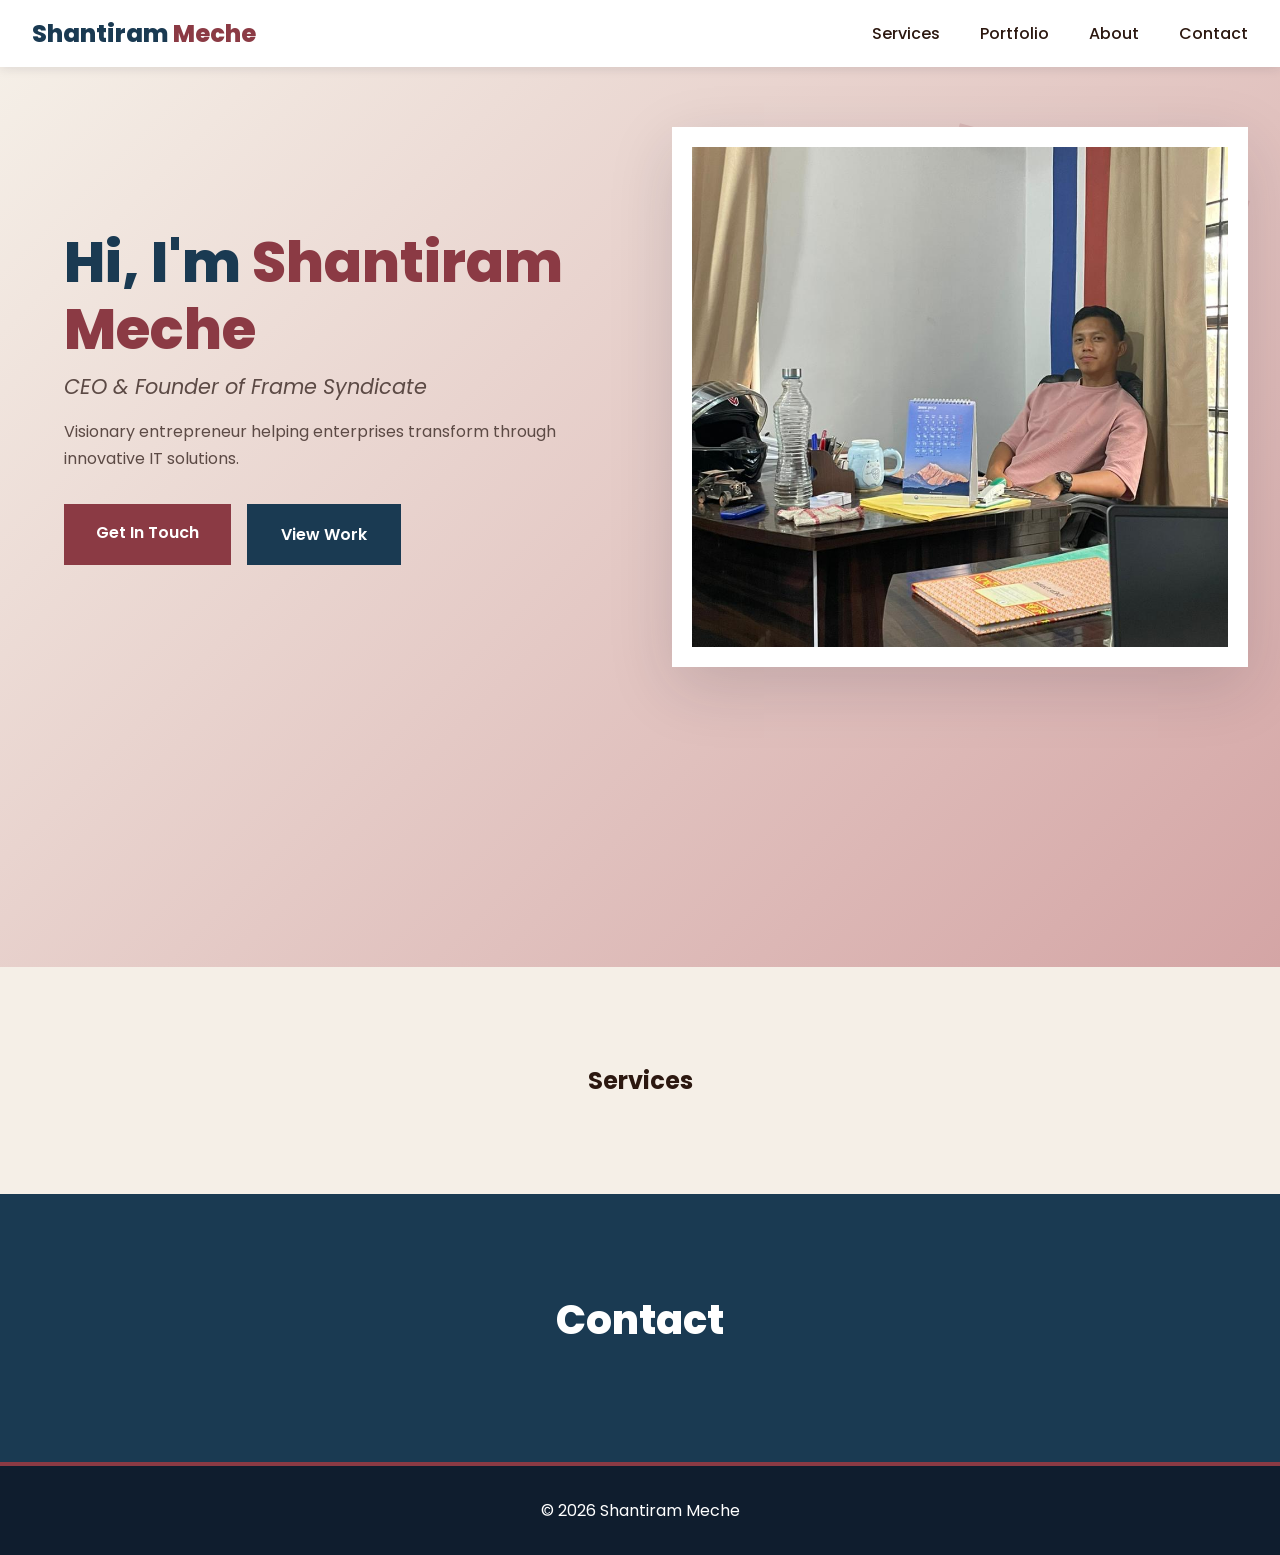
<file: index.html>
<!DOCTYPE html>
<html lang="en">
<head>
    <meta charset="UTF-8">
    <meta name="viewport" content="width=device-width, initial-scale=1.0, viewport-fit=contain">
    <title>Shantiram Meche | CEO & Founder - Frame Syndicate</title>

    <!-- PWA -->
    <link rel="manifest" href="./manifest.json">
    <meta name="theme-color" content="#ffcc00">
    <link rel="apple-touch-icon" href="./me.jpeg">
    <meta name="apple-mobile-web-app-capable" content="yes">

    <!-- SEO -->
    <link rel="icon" href="./me.jpeg" type="image/jpeg">
    <link rel="canonical" href="https://shantirammeche2219bit-netizen.github.io/shantiram_meche/">
    <meta name="description" content="Shantiram Meche - CEO & Founder of Frame Syndicate.">

    <!-- Fonts & Icons -->
    <link rel="preconnect" href="https://fonts.googleapis.com">
    <link rel="preconnect" href="https://fonts.gstatic.com" crossorigin>
    <link href="https://fonts.googleapis.com/css2?family=Poppins:wght@300;400;500;600;700;800&display=swap" rel="stylesheet">
    <link rel="stylesheet" href="https://cdnjs.cloudflare.com/ajax/libs/font-awesome/6.4.0/css/all.min.css">

    <!-- CSS -->
    <link rel="stylesheet" href="./style.css">
</head>

<body>

<header>
    <nav>
        <a href="#" class="logo">Shantiram <span class="logo-yellow">Meche</span></a>
        <ul class="nav-links">
            <li><a href="#services" class="nav-link">Services</a></li>
            <li><a href="./portfolio.html" class="nav-link">Portfolio</a></li>
            <li><a href="./about.html" class="nav-link">About</a></li>
            <li><a href="#contact" class="nav-link">Contact</a></li>
        </ul>
        <div class="hamburger">
            <span></span>
            <span></span>
            <span></span>
        </div>
    </nav>
</header>

<section class="hero">
    <div class="hero-container">
        <div class="hero-content">
            <h1>Hi, I'm <span class="highlight">Shantiram Meche</span></h1>
            <p class="hero-subtitle">CEO & Founder of Frame Syndicate</p>
            <p class="hero-description">
                Visionary entrepreneur helping enterprises transform through innovative IT solutions.
            </p>

            <div class="cta-buttons">
                <a href="#contact" class="btn btn-primary">Get In Touch</a>
                <a href="./portfolio.html" class="btn btn-secondary">View Work</a>
            </div>

            <!-- 🔥 INSTALL BUTTON -->
            <button id="installBtn" style="margin-top:20px; display:none; padding:10px 20px; cursor:pointer;">
                Install App
            </button>
        </div>

        <div class="hero-image-box">
            <div class="image-frame">
                <img src="./me.jpeg" alt="Shantiram Meche">
            </div>
        </div>
    </div>
</section>

<section class="services" id="services">
    <h2 style="text-align:center;">Services</h2>
</section>

<section class="contact" id="contact">
    <h2 style="text-align:center;">Contact</h2>
</section>

<footer>
    <p>&copy; 2026 Shantiram Meche</p>
</footer>

<script>
// Mobile menu
const hamburger = document.querySelector('.hamburger');
const navLinks = document.querySelector('.nav-links');

if (hamburger) {
    hamburger.addEventListener('click', () => {
        hamburger.classList.toggle('active');
        navLinks.classList.toggle('active');
    });
}

if ("serviceWorker" in navigator) {
    window.addEventListener("load", () => {
        navigator.serviceWorker.register("./service-worker.js")
            .then(reg => console.log("Service-worker Registered"))
            .catch(err => console.log("Service-worker Error:", err));
    });
}
// 🔥 INSTALL BUTTON LOGIC
let deferredPrompt;
const installBtn = document.getElementById("installBtn");

window.addEventListener("beforeinstallprompt", (e) => {
    e.preventDefault();
    deferredPrompt = e;
    installBtn.style.display = "block";
});

installBtn.addEventListener("click", () => {
    if (deferredPrompt) {
        deferredPrompt.prompt();
    }
});

// iOS fallback
const isIOS = /iphone|ipad|ipod/.test(navigator.userAgent.toLowerCase());
const isStandalone = window.matchMedia('(display-mode: standalone)').matches;

if (isIOS && !isStandalone) {
    alert("To install: Tap Share → Add to Home Screen");
}
</script>

</body>
</html>
</file>
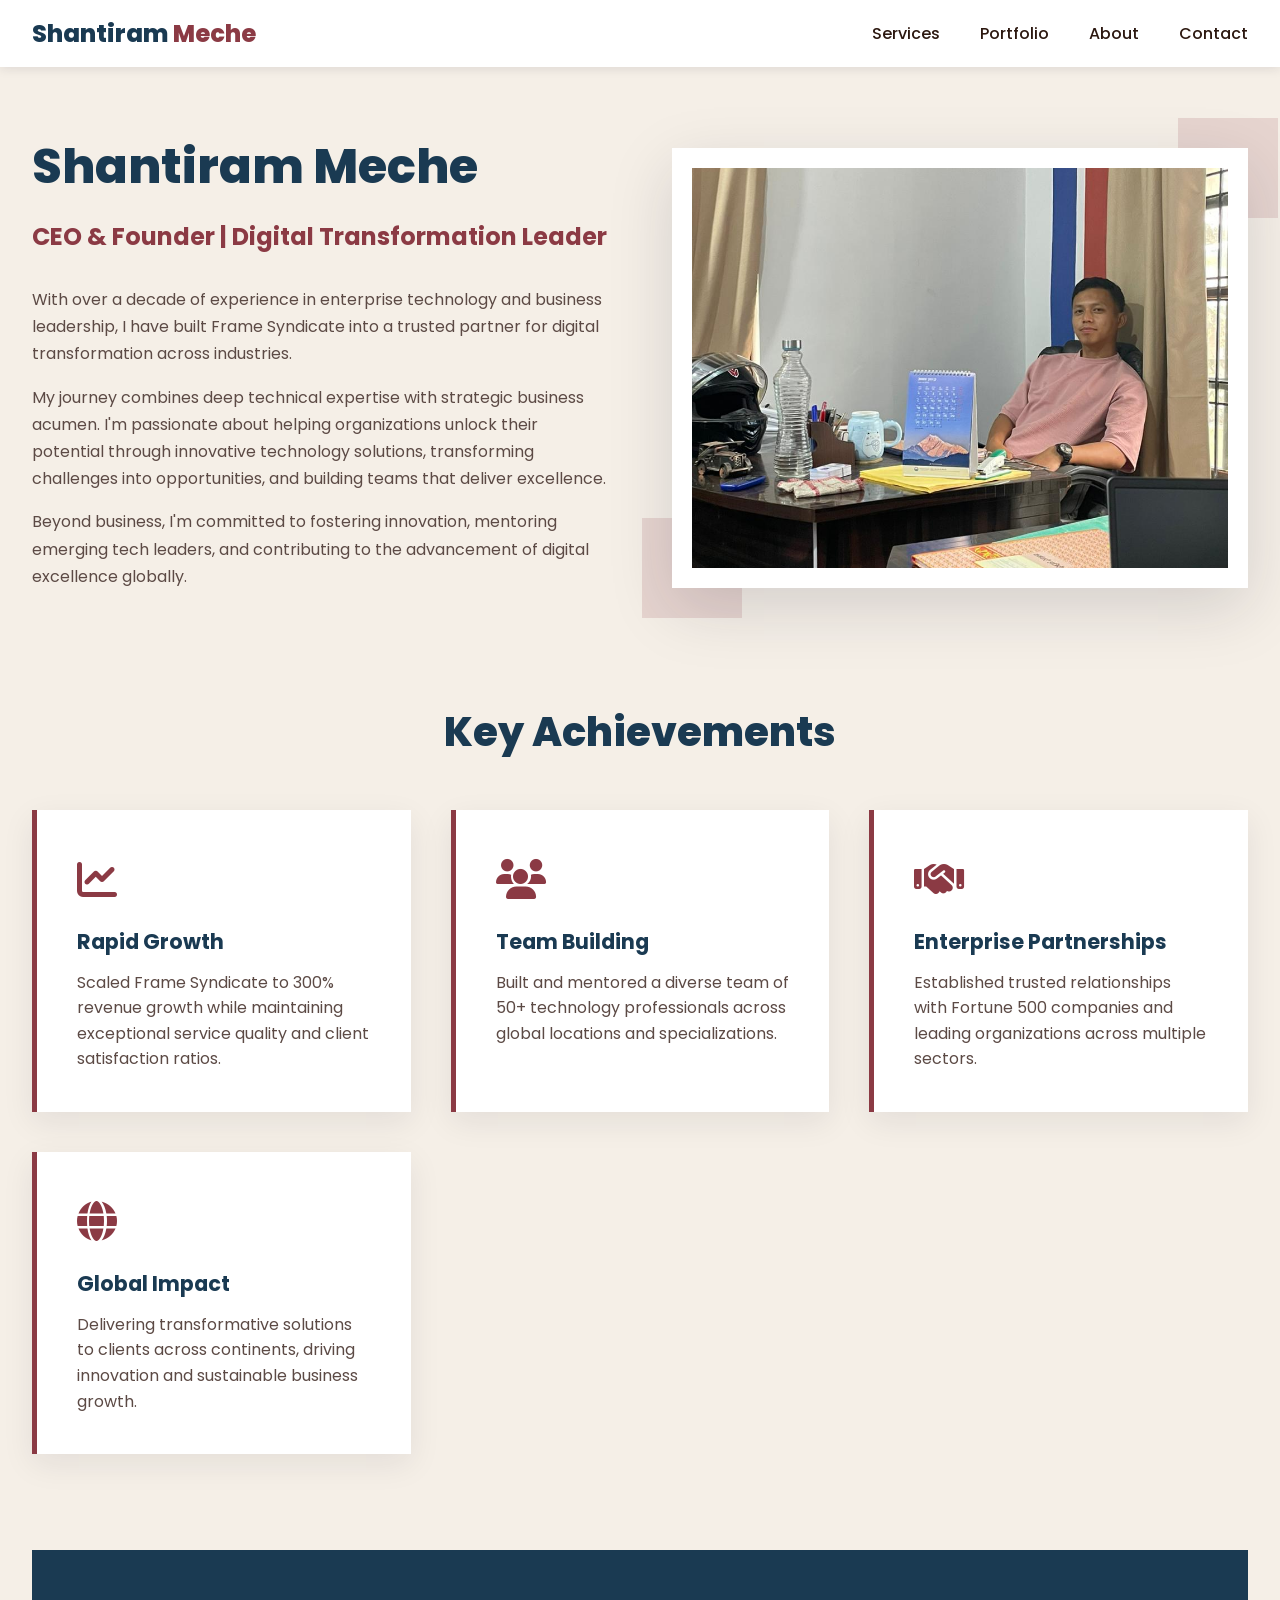
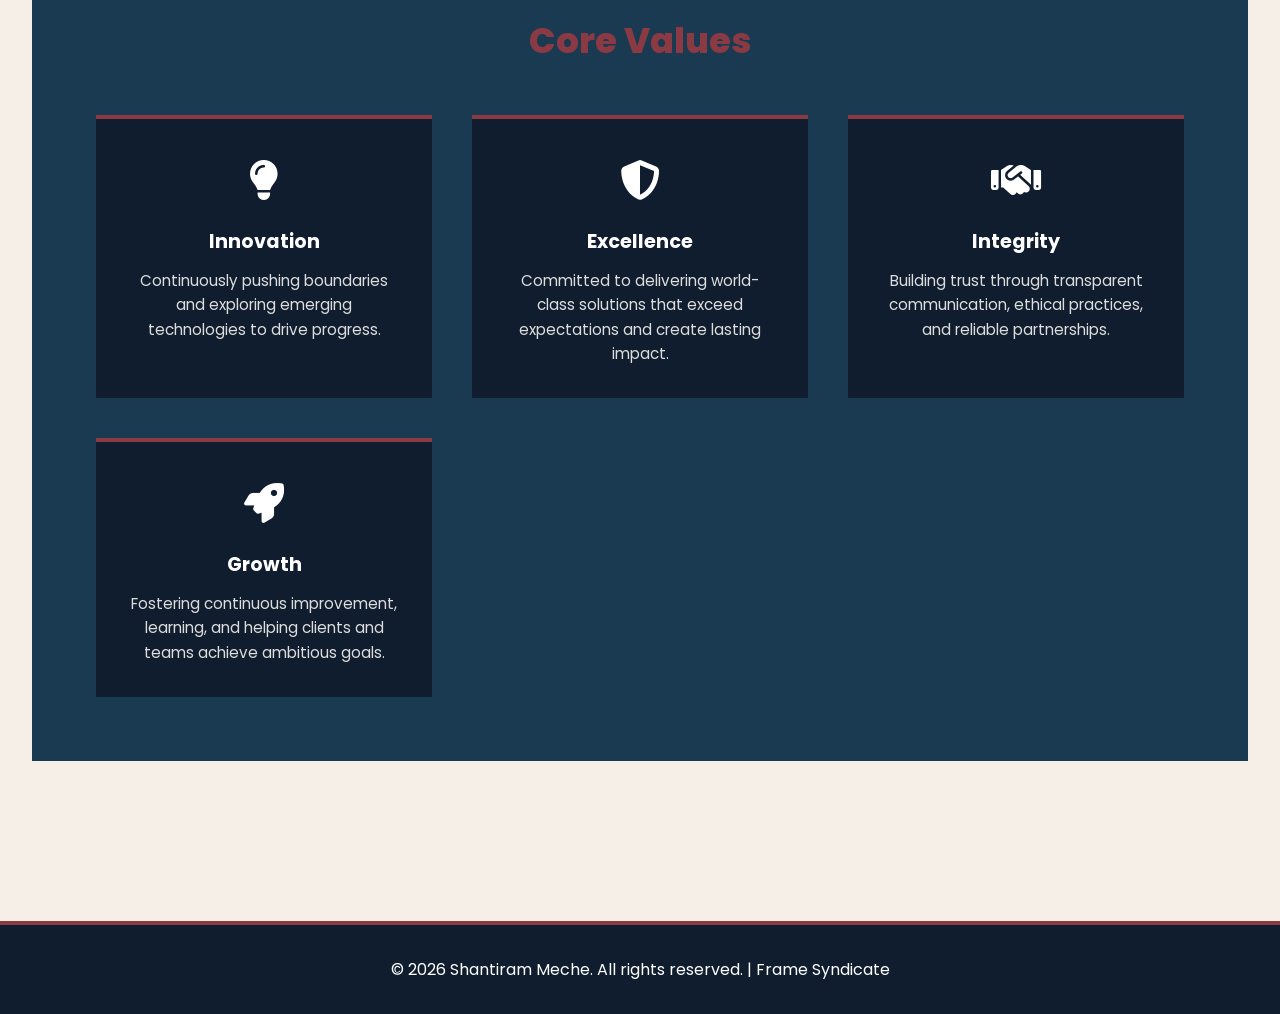
<file: about.html>
<!DOCTYPE html>
<html lang="en">
<head>
    <meta charset="UTF-8">
    <meta name="viewport" content="width=device-width, initial-scale=1.0">
    <title>About Shantiram Meche | Frame Syndicate CEO</title>
    <link rel="icon" href="me.jpeg" type="image/jpeg">
    <meta name="theme-color" content="#1A3A52">
    <meta name="description" content="Meet Shantiram Meche - CEO, entrepreneur, and digital transformation leader">
    <link rel="preconnect" href="https://fonts.googleapis.com">
    <link rel="preconnect" href="https://fonts.gstatic.com" crossorigin>
    <link href="https://fonts.googleapis.com/css2?family=Poppins:wght@300;400;500;600;700;800&display=swap" rel="stylesheet">
    <link rel="stylesheet" href="https://cdnjs.cloudflare.com/ajax/libs/font-awesome/6.4.0/css/all.min.css">
    <style>
        * {
            margin: 0;
            padding: 0;
            box-sizing: border-box;
        }

        :root {
            --navy: #1A3A52;
            --dark-navy: #0F1D2E;
            --maroon: #8B3A44;
            --pink: #D4A5A5;
            --light-bg: #F5EFE7;
            --white: #FFFFFF;
            --text-dark: #2C1810;
            --text-gray: #5C4A45;
        }

        body {
            font-family: 'Poppins', sans-serif;
            background-color: var(--light-bg);
            color: var(--text-dark);
        }

        header {
            background: var(--white);
            box-shadow: 0 2px 10px rgba(26, 26, 46, 0.1);
            position: sticky;
            top: 0;
            z-index: 1000;
        }

        nav {
            max-width: 1400px;
            margin: 0 auto;
            padding: 1rem 2rem;
            display: flex;
            justify-content: space-between;
            align-items: center;
        }

        .logo {
            font-size: 1.5rem;
            font-weight: 800;
            color: var(--navy);
            text-decoration: none;
        }

        .logo-yellow {
            color: var(--maroon);
        }

        .nav-links {
            display: flex;
            list-style: none;
            gap: 2.5rem;
        }

        .nav-link {
            text-decoration: none;
            color: var(--text-dark);
            font-weight: 500;
            transition: color 0.3s;
        }

        .nav-link:hover {
            color: var(--maroon);
        }

        /* Hamburger for mobile */
        .hamburger {
            display: none;
            flex-direction: column;
            cursor: pointer;
            gap: 5px;
        }

        .hamburger span {
            width: 25px;
            height: 3px;
            background: var(--navy);
            border-radius: 2px;
            transition: all 0.3s;
        }

        /* Hamburger active state */
        .hamburger.active span:nth-child(1) {
            transform: rotate(45deg) translate(8px, 8px);
        }

        .hamburger.active span:nth-child(2) {
            opacity: 0;
        }

        .hamburger.active span:nth-child(3) {
            transform: rotate(-45deg) translate(7px, -7px);
        }

        main {
            max-width: 1400px;
            margin: 0 auto;
            padding: 4rem 2rem;
        }

        .about-hero {
            display: grid;
            grid-template-columns: 1fr 1fr;
            gap: 4rem;
            align-items: center;
            margin-bottom: 6rem;
        }

        .about-hero h1 {
            font-size: 3rem;
            font-weight: 800;
            color: var(--navy);
            margin-bottom: 1rem;
        }

        .about-hero h2 {
            font-size: 1.5rem;
            color: var(--maroon);
            margin-bottom: 2rem;
        }

        .about-hero p {
            line-height: 1.7;
            color: var(--text-gray);
            margin-bottom: 1rem;
        }

        .about-image {
            position: relative;
            background: var(--white);
            padding: 20px;
            box-shadow: 0 20px 60px rgba(26, 26, 46, 0.15);
        }

        .about-image img {
            width: 100%;
            display: block;
            object-fit: cover;
            height: 400px;
        }

        .image-accent {
            position: absolute;
            background: var(--maroon);
            opacity: 0.15;
            z-index: -1;
        }

        .image-accent-1 {
            top: -30px;
            right: -30px;
            width: 100px;
            height: 100px;
        }

        .image-accent-2 {
            bottom: -30px;
            left: -30px;
            width: 100px;
            height: 100px;
        }

        .section-title {
            font-size: 2.5rem;
            font-weight: 800;
            color: var(--navy);
            margin-bottom: 3rem;
            text-align: center;
        }

        .achievements {
            display: grid;
            grid-template-columns: repeat(auto-fit, minmax(280px, 1fr));
            gap: 2.5rem;
            margin-bottom: 6rem;
        }

        .achievement-card {
            background: var(--white);
            padding: 2.5rem;
            border-left: 5px solid var(--maroon);
            box-shadow: 0 10px 30px rgba(26, 26, 46, 0.08);
            transition: all 0.3s;
        }

        .achievement-card:hover {
            transform: translateY(-8px);
            box-shadow: 0 20px 50px rgba(26, 26, 46, 0.15);
        }

        .achievement-icon {
            font-size: 2.5rem;
            color: var(--maroon);
            margin-bottom: 1rem;
        }

        .achievement-card h3 {
            font-size: 1.3rem;
            color: var(--navy);
            margin-bottom: 0.8rem;
        }

        .achievement-card p {
            color: var(--text-gray);
            line-height: 1.6;
        }

        .values {
            background: var(--navy);
            color: var(--white);
            padding: 4rem;
            margin-bottom: 6rem;
        }

        .values h2 {
            font-size: 2.2rem;
            font-weight: 800;
            margin-bottom: 3rem;
            text-align: center;
            color: var(--maroon);
        }

        .values-grid {
            display: grid;
            grid-template-columns: repeat(auto-fit, minmax(250px, 1fr));
            gap: 2.5rem;
        }

        .value-card {
            background: var(--dark-navy);
            padding: 2rem;
            border-top: 4px solid var(--maroon);
            text-align: center;
            transition: all 0.3s;
        }

        .value-card:hover {
            transform: translateY(-8px);
        }

        .value-icon {
            font-size: 2.5rem;
            margin-bottom: 1rem;
        }

        .value-card h3 {
            font-size: 1.2rem;
            margin-bottom: 0.8rem;
        }

        .value-card p {
            color: #ddd;
            line-height: 1.6;
            font-size: 0.95rem;
        }

        footer {
            background: var(--dark-navy);
            color: var(--white);
            padding: 2rem;
            text-align: center;
            border-top: 4px solid var(--maroon);
        }

        @media (max-width: 768px) {
            .about-hero {
                grid-template-columns: 1fr;
            }

            .about-hero h1 {
                font-size: 2rem;
            }

            .achievements {
                grid-template-columns: 1fr;
            }

            .values-grid {
                grid-template-columns: 1fr;
            }

            .nav-links {
                position: absolute;
                top: 100%;
                left: 0;
                right: 0;
                background: var(--white);
                flex-direction: column;
                gap: 0;
                max-height: 0;
                overflow: hidden;
                transition: max-height 0.3s ease;
                box-shadow: 0 4px 10px rgba(26, 26, 46, 0.1);
                padding: 0;
                border-bottom: 1px solid #f0f0f0;
            }

            .nav-links.active {
                max-height: 300px;
                padding: 1rem 0;
            }

            .nav-links li {
                padding: 0;
            }

            .nav-link {
                display: block;
                padding: 1rem 2rem;
                border-bottom: 1px solid #f5f5f5;
            }

            .nav-link:hover {
                background: var(--light-bg);
            }

            .hamburger {
                display: flex;
            }
        }
    </style>
</head>
<body>
    <header>
        <nav>
            <a href="./index.html" class="logo">Shantiram <span class="logo-yellow">Meche</span></a>
            <ul class="nav-links">
                <li><a href="./index.html#services" class="nav-link">Services</a></li>
                <li><a href="./portfolio.html" class="nav-link">Portfolio</a></li>
                <li><a href="./about.html" class="nav-link">About</a></li>
                <li><a href="./index.html#contact" class="nav-link">Contact</a></li>
            </ul>
            <div class="hamburger">
                <span></span>
                <span></span>
                <span></span>
            </div>
        </nav>
    </header>

    <main>
        <section class="about-hero">
            <div>
                <h1>Shantiram Meche</h1>
                <h2>CEO & Founder | Digital Transformation Leader</h2>
                <p>With over a decade of experience in enterprise technology and business leadership, I have built Frame Syndicate into a trusted partner for digital transformation across industries.</p>
                <p>My journey combines deep technical expertise with strategic business acumen. I'm passionate about helping organizations unlock their potential through innovative technology solutions, transforming challenges into opportunities, and building teams that deliver excellence.</p>
                <p>Beyond business, I'm committed to fostering innovation, mentoring emerging tech leaders, and contributing to the advancement of digital excellence globally.</p>
            </div>

            <div class="about-image">
                <img src="me.jpeg" alt="Shantiram Meche">
                <div class="image-accent image-accent-1"></div>
                <div class="image-accent image-accent-2"></div>
            </div>
        </section>

        <h2 class="section-title">Key Achievements</h2>
        <div class="achievements">
            <div class="achievement-card">
                <div class="achievement-icon"><i class="fas fa-chart-line"></i></div>
                <h3>Rapid Growth</h3>
                <p>Scaled Frame Syndicate to 300% revenue growth while maintaining exceptional service quality and client satisfaction ratios.</p>
            </div>

            <div class="achievement-card">
                <div class="achievement-icon"><i class="fas fa-users"></i></div>
                <h3>Team Building</h3>
                <p>Built and mentored a diverse team of 50+ technology professionals across global locations and specializations.</p>
            </div>

            <div class="achievement-card">
                <div class="achievement-icon"><i class="fas fa-handshake"></i></div>
                <h3>Enterprise Partnerships</h3>
                <p>Established trusted relationships with Fortune 500 companies and leading organizations across multiple sectors.</p>
            </div>

            <div class="achievement-card">
                <div class="achievement-icon"><i class="fas fa-globe"></i></div>
                <h3>Global Impact</h3>
                <p>Delivering transformative solutions to clients across continents, driving innovation and sustainable business growth.</p>
            </div>
        </div>

        <section class="values">
            <h2>Core Values</h2>
            <div class="values-grid">
                <div class="value-card">
                    <div class="value-icon"><i class="fas fa-lightbulb"></i></div>
                    <h3>Innovation</h3>
                    <p>Continuously pushing boundaries and exploring emerging technologies to drive progress.</p>
                </div>

                <div class="value-card">
                    <div class="value-icon"><i class="fas fa-shield-alt"></i></div>
                    <h3>Excellence</h3>
                    <p>Committed to delivering world-class solutions that exceed expectations and create lasting impact.</p>
                </div>

                <div class="value-card">
                    <div class="value-icon"><i class="fas fa-handshake"></i></div>
                    <h3>Integrity</h3>
                    <p>Building trust through transparent communication, ethical practices, and reliable partnerships.</p>
                </div>

                <div class="value-card">
                    <div class="value-icon"><i class="fas fa-rocket"></i></div>
                    <h3>Growth</h3>
                    <p>Fostering continuous improvement, learning, and helping clients and teams achieve ambitious goals.</p>
                </div>
            </div>
        </section>
    </main>

    <footer>
        <p>&copy; 2026 Shantiram Meche. All rights reserved. | Frame Syndicate</p>
    </footer>

    <script>
        // Mobile menu toggle
        const hamburger = document.querySelector('.hamburger');
        const navLinks = document.querySelector('.nav-links');

        if (hamburger) {
            hamburger.addEventListener('click', () => {
                hamburger.classList.toggle('active');
                navLinks.classList.toggle('active');
            });

            // Close menu when a link is clicked
            document.querySelectorAll('.nav-link').forEach(link => {
                link.addEventListener('click', () => {
                    hamburger.classList.remove('active');
                    navLinks.classList.remove('active');
                });
            });
        }
    </script>
</body>
</html>
</file>
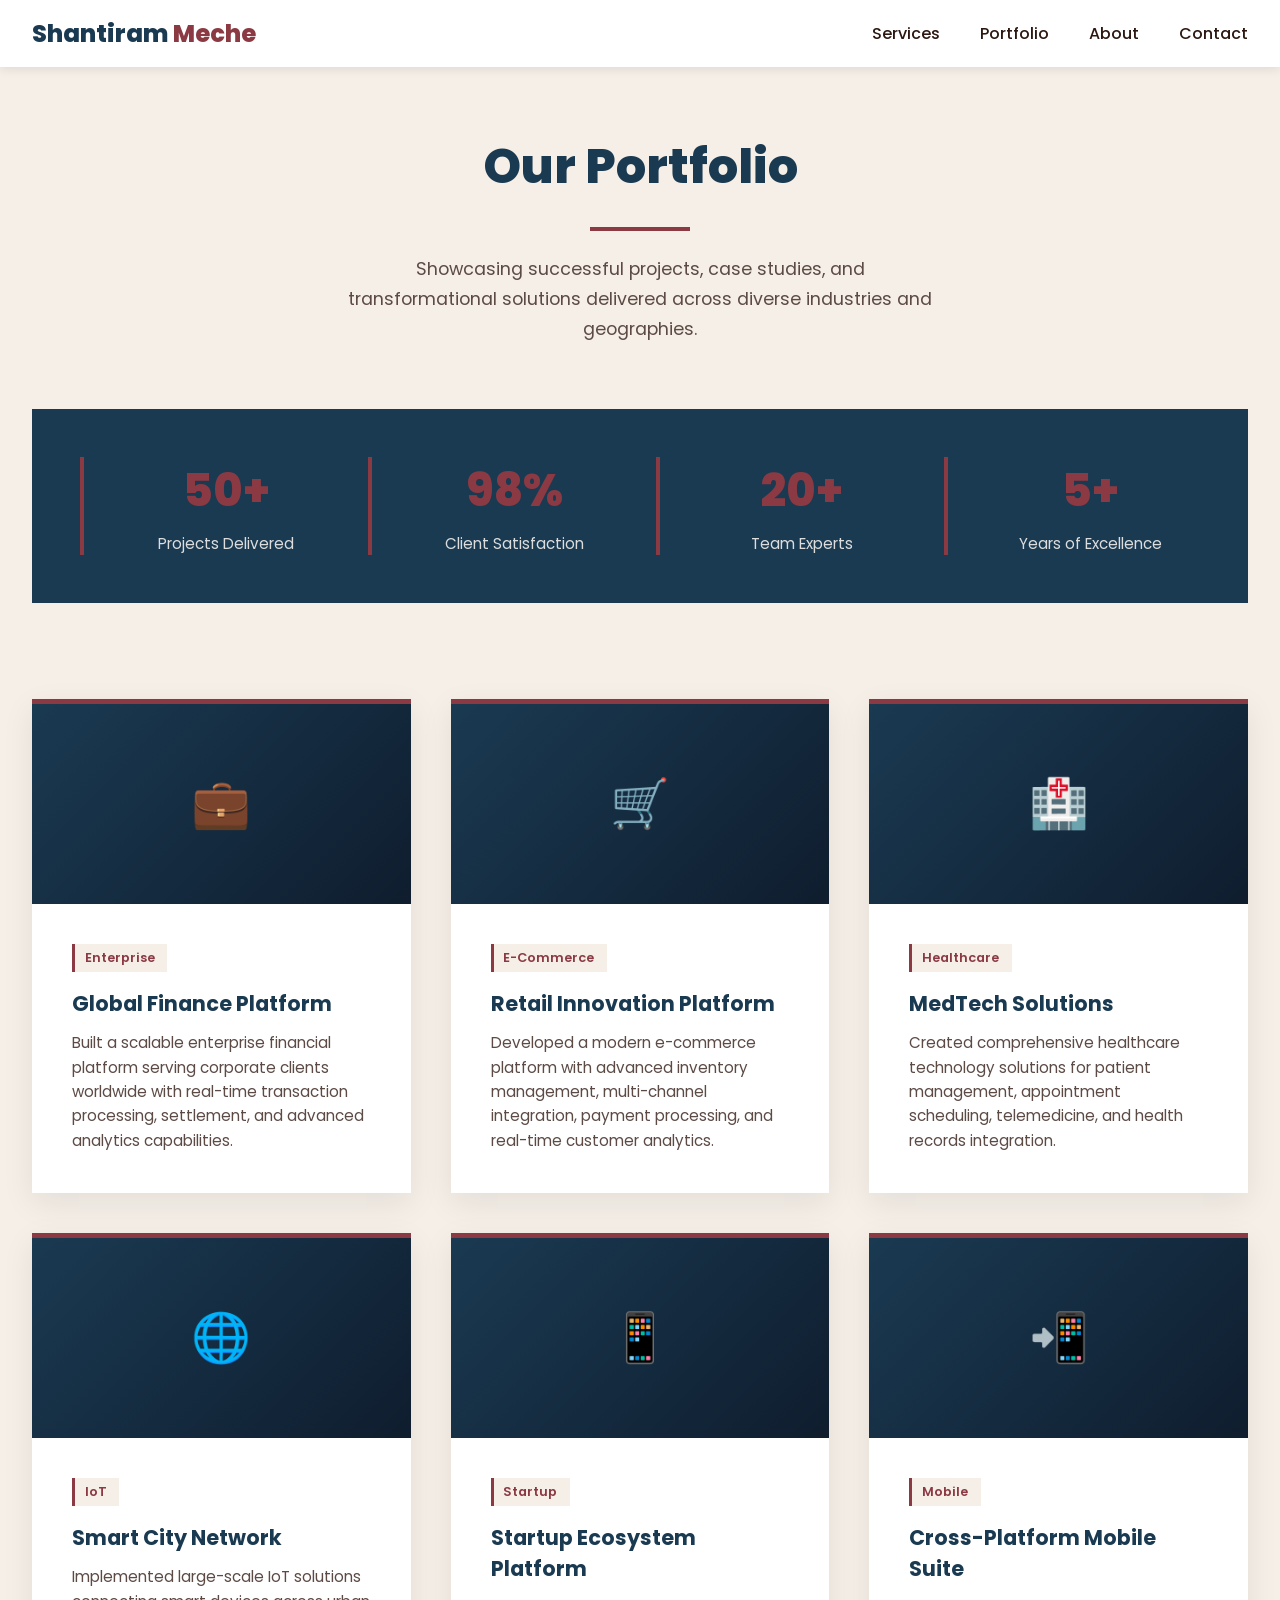
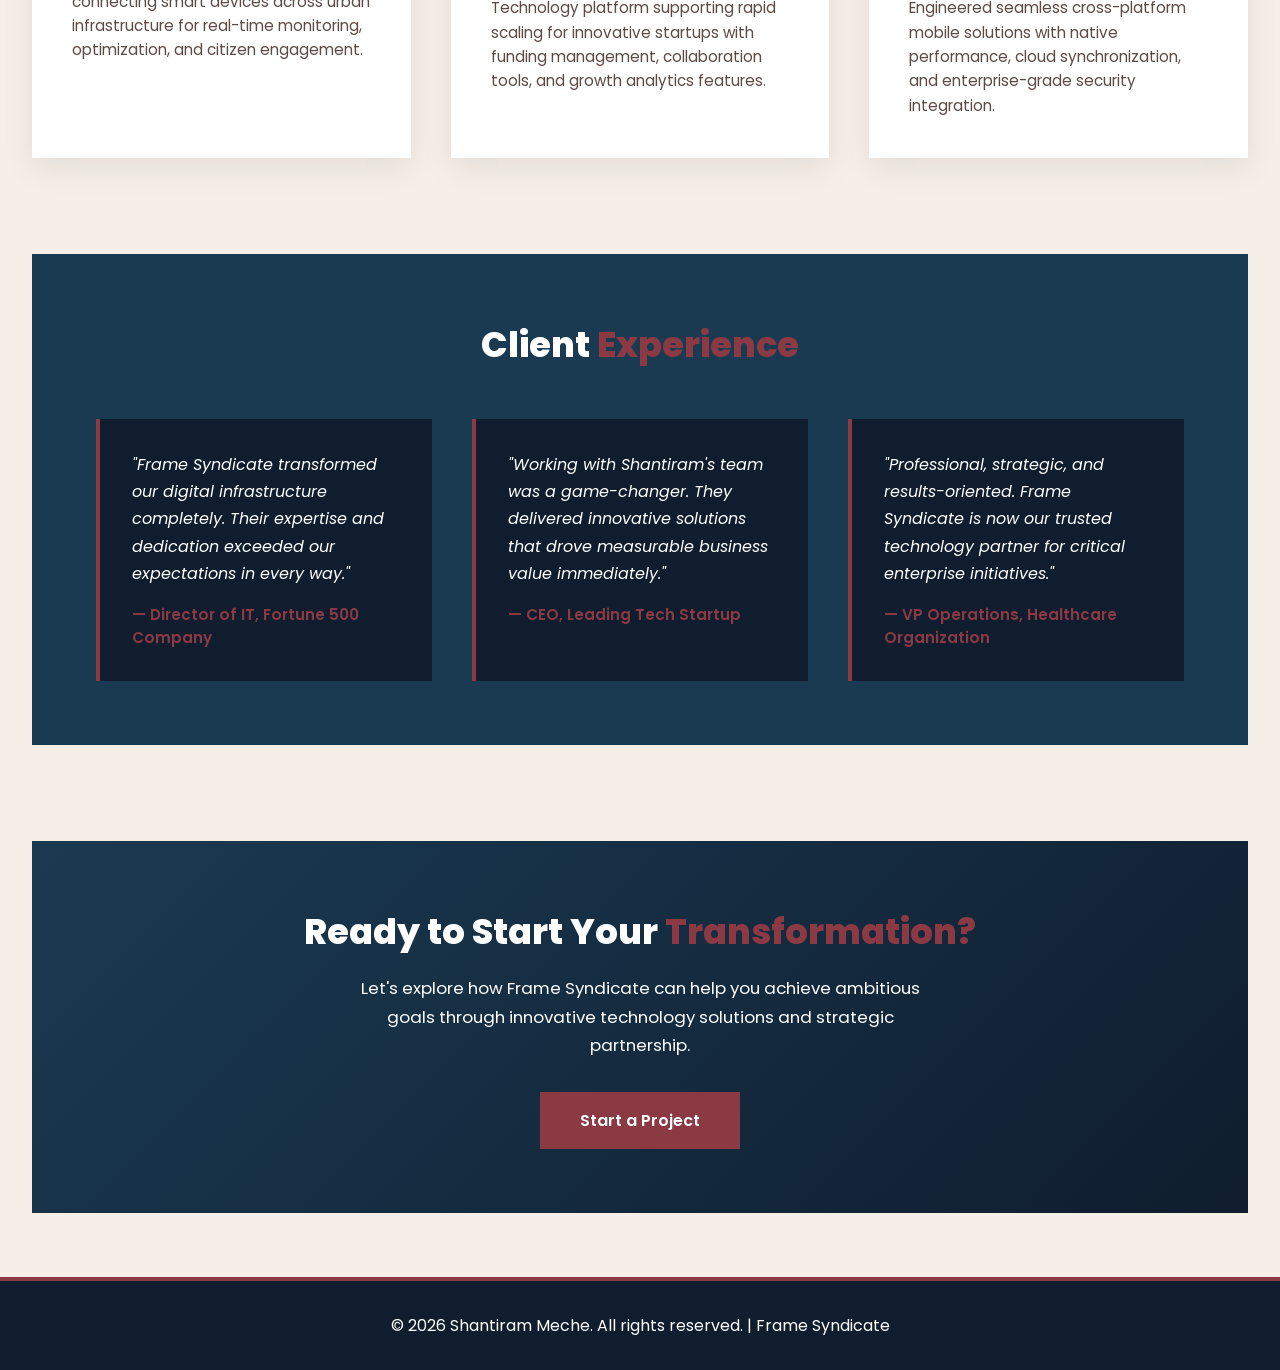
<file: portfolio.html>
<!DOCTYPE html>
<html lang="en">
<head>
    <meta charset="UTF-8">
    <meta name="viewport" content="width=device-width, initial-scale=1.0">
    <title>Portfolio | Client Success Stories - Frame Syndicate</title>
    <link rel="icon" href="me.jpeg" type="image/jpeg">
    <meta name="theme-color" content="#1A3A52">
    <meta name="description" content="Frame Syndicate Portfolio - Client success stories, case studies, and completed projects">
    <link rel="preconnect" href="https://fonts.googleapis.com">
    <link rel="preconnect" href="https://fonts.gstatic.com" crossorigin>
    <link href="https://fonts.googleapis.com/css2?family=Poppins:wght@300;400;500;600;700;800&display=swap" rel="stylesheet">
    <link rel="stylesheet" href="https://cdnjs.cloudflare.com/ajax/libs/font-awesome/6.4.0/css/all.min.css">
    <style>
        * {
            margin: 0;
            padding: 0;
            box-sizing: border-box;
        }

        :root {
            --navy: #1A3A52;
            --dark-navy: #0F1D2E;
            --maroon: #8B3A44;
            --pink: #D4A5A5;
            --light-bg: #F5EFE7;
            --white: #FFFFFF;
            --text-dark: #2C1810;
            --text-gray: #5C4A45;
        }

        body {
            font-family: 'Poppins', sans-serif;
            background-color: var(--light-bg);
            color: var(--text-dark);
        }

        header {
            background: var(--white);
            box-shadow: 0 2px 10px rgba(26, 26, 46, 0.1);
            position: sticky;
            top: 0;
            z-index: 1000;
        }

        nav {
            max-width: 1400px;
            margin: 0 auto;
            padding: 1rem 2rem;
            display: flex;
            justify-content: space-between;
            align-items: center;
        }

        .logo {
            font-size: 1.5rem;
            font-weight: 800;
            color: var(--navy);
            text-decoration: none;
        }

        .logo-yellow {
            color: var(--maroon);
        }

        .nav-links {
            display: flex;
            list-style: none;
            gap: 2.5rem;
        }

        .nav-link {
            text-decoration: none;
            color: var(--text-dark);
            font-weight: 500;
            transition: color 0.3s;
        }

        .nav-link:hover {
            color: var(--maroon);
        }

        /* Hamburger for mobile */
        .hamburger {
            display: none;
            flex-direction: column;
            cursor: pointer;
            gap: 5px;
        }

        .hamburger span {
            width: 25px;
            height: 3px;
            background: var(--navy);
            border-radius: 2px;
            transition: all 0.3s;
        }

        /* Hamburger active state */
        .hamburger.active span:nth-child(1) {
            transform: rotate(45deg) translate(8px, 8px);
        }

        .hamburger.active span:nth-child(2) {
            opacity: 0;
        }

        .hamburger.active span:nth-child(3) {
            transform: rotate(-45deg) translate(7px, -7px);
        }

        main {
            max-width: 1400px;
            margin: 0 auto;
            padding: 4rem 2rem;
        }

        .page-header {
            text-align: center;
            margin-bottom: 4rem;
        }

        .page-header h1 {
            font-size: 3rem;
            font-weight: 800;
            color: var(--navy);
            margin-bottom: 1rem;
        }

        .page-header p {
            font-size: 1.1rem;
            color: var(--text-gray);
            max-width: 600px;
            margin: 0 auto;
            line-height: 1.7;
        }

        .yellow-bar {
            width: 100px;
            height: 4px;
            background: var(--maroon);
            margin: 1.5rem auto;
        }

        .stats {
            display: grid;
            grid-template-columns: repeat(auto-fit, minmax(200px, 1fr));
            gap: 2rem;
            margin-bottom: 6rem;
            background: var(--navy);
            color: var(--white);
            padding: 3rem;
        }

        .stat {
            text-align: center;
            border-left: 4px solid var(--maroon);
            padding-left: 2rem;
        }

        .stat-number {
            font-size: 2.8rem;
            font-weight: 800;
            color: var(--maroon);
            margin-bottom: 0.5rem;
        }

        .stat-label {
            font-size: 0.95rem;
            color: #ddd;
        }

        .portfolio-grid {
            display: grid;
            grid-template-columns: repeat(auto-fit, minmax(320px, 1fr));
            gap: 2.5rem;
            margin-bottom: 6rem;
        }

        .project-card {
            background: var(--white);
            overflow: hidden;
            box-shadow: 0 10px 30px rgba(26, 26, 46, 0.08);
            transition: all 0.3s;
            border-top: 5px solid var(--maroon);
        }

        .project-card:hover {
            transform: translateY(-12px);
            box-shadow: 0 25px 60px rgba(26, 26, 46, 0.15);
        }

        .project-image {
            width: 100%;
            height: 200px;
            background: linear-gradient(135deg, var(--navy) 0%, var(--dark-navy) 100%);
            display: flex;
            align-items: center;
            justify-content: center;
            font-size: 3rem;
            color: var(--white);
        }

        .project-content {
            padding: 2.5rem;
        }

        .project-category {
            display: inline-block;
            background: var(--light-bg);
            color: var(--maroon);
            padding: 0.3rem 0.8rem;
            border-radius: 0;
            font-size: 0.8rem;
            font-weight: 600;
            margin-bottom: 1rem;
            border-left: 3px solid var(--maroon);
            padding-left: 0.6rem;
        }

        .project-card h3 {
            font-size: 1.3rem;
            color: var(--navy);
            margin-bottom: 0.8rem;
            font-weight: 700;
        }

        .project-card p {
            color: var(--text-gray);
            line-height: 1.6;
            font-size: 0.95rem;
        }

        .testimonials {
            background: var(--navy);
            color: var(--white);
            padding: 4rem;
            margin-bottom: 6rem;
            position: relative;
            overflow: hidden;
        }

        .testimonials::before {
            content: '';
            position: absolute;
            top: -50%;
            right: -10%;
            width: 40%;
            height: 40%;
            background: var(--maroon);
            opacity: 0.08;
            border-radius: 50%;
        }

        .testimonials h2 {
            text-align: center;
            font-size: 2.2rem;
            font-weight: 800;
            margin-bottom: 3rem;
            position: relative;
            z-index: 1;
        }

        .testimonials h2 .text-yellow {
            color: var(--maroon);
        }

        .testimonials-grid {
            display: grid;
            grid-template-columns: repeat(auto-fit, minmax(300px, 1fr));
            gap: 2.5rem;
            position: relative;
            z-index: 1;
        }

        .testimonial-card {
            background: var(--dark-navy);
            padding: 2rem;
            border-left: 4px solid var(--maroon);
        }

        .testimonial-quote {
            font-style: italic;
            margin-bottom: 1rem;
            line-height: 1.7;
        }

        .testimonial-author {
            font-weight: 600;
            color: var(--maroon);
            font-size: 0.95rem;
        }

        .cta-section {
            background: linear-gradient(135deg, var(--navy) 0%, var(--dark-navy) 100%);
            color: var(--white);
            padding: 4rem;
            text-align: center;
            position: relative;
            overflow: hidden;
        }

        .cta-section::before {
            content: '';
            position: absolute;
            top: -50%;
            left: -10%;
            width: 40%;
            height: 40%;
            background: var(--maroon);
            opacity: 0.08;
            border-radius: 50%;
        }

        .cta-content {
            position: relative;
            z-index: 1;
        }

        .cta-section h2 {
            font-size: 2.2rem;
            font-weight: 800;
            margin-bottom: 1rem;
        }

        .cta-section h2 .text-yellow {
            color: var(--maroon);
        }

        .cta-section p {
            font-size: 1.05rem;
            line-height: 1.7;
            margin-bottom: 2rem;
            max-width: 600px;
            margin-left: auto;
            margin-right: auto;
        }

        .btn {
            display: inline-block;
            padding: 1rem 2.5rem;
            background: var(--maroon);
            color: var(--white);
            text-decoration: none;
            font-weight: 600;
            font-family: 'Poppins', sans-serif;
            border: none;
            cursor: pointer;
            transition: all 0.3s;
            border-radius: 0;
        }

        .btn:hover {
            background: #A84A56;
            transform: translateY(-3px);
            box-shadow: 0 10px 25px rgba(255, 193, 7, 0.3);
        }

        footer {
            background: var(--dark-navy);
            color: var(--white);
            padding: 2rem;
            text-align: center;
            border-top: 4px solid var(--maroon);
        }

        @media (max-width: 768px) {
            .page-header h1 {
                font-size: 2rem;
            }

            .portfolio-grid {
                grid-template-columns: 1fr;
            }

            .stats {
                grid-template-columns: repeat(2, 1fr);
            }

            .testimonials-grid {
                grid-template-columns: 1fr;
            }

            .nav-links {
                position: absolute;
                top: 100%;
                left: 0;
                right: 0;
                background: var(--white);
                flex-direction: column;
                gap: 0;
                max-height: 0;
                overflow: hidden;
                transition: max-height 0.3s ease;
                box-shadow: 0 4px 10px rgba(26, 26, 46, 0.1);
                padding: 0;
                border-bottom: 1px solid #f0f0f0;
            }

            .nav-links.active {
                max-height: 300px;
                padding: 1rem 0;
            }

            .nav-links li {
                padding: 0;
            }

            .nav-link {
                display: block;
                padding: 1rem 2rem;
                border-bottom: 1px solid #f5f5f5;
            }

            .nav-link:hover {
                background: var(--light-bg);
            }

            .hamburger {
                display: flex;
            }
        }
    </style>
</head>
<body>
    <header>
        <nav>
            <a href="./index.html" class="logo">Shantiram <span class="logo-yellow">Meche</span></a>
            <ul class="nav-links">
                <li><a href="./index.html#services" class="nav-link">Services</a></li>
                <li><a href="./portfolio.html" class="nav-link">Portfolio</a></li>
                <li><a href="./about.html" class="nav-link">About</a></li>
                <li><a href="./index.html#contact" class="nav-link">Contact</a></li>
            </ul>
            <div class="hamburger">
                <span></span>
                <span></span>
                <span></span>
            </div>
        </nav>
    </header>

    <main>
        <div class="page-header">
            <h1>Our Portfolio</h1>
            <div class="yellow-bar"></div>
            <p>Showcasing successful projects, case studies, and transformational solutions delivered across diverse industries and geographies.</p>
        </div>

        <section class="stats">
            <div class="stat">
                <div class="stat-number">50+</div>
                <div class="stat-label">Projects Delivered</div>
            </div>
            <div class="stat">
                <div class="stat-number">98%</div>
                <div class="stat-label">Client Satisfaction</div>
            </div>
            <div class="stat">
                <div class="stat-number">20+</div>
                <div class="stat-label">Team Experts</div>
            </div>
            <div class="stat">
                <div class="stat-number">5+</div>
                <div class="stat-label">Years of Excellence</div>
            </div>
        </section>

        <div class="portfolio-grid">
            <div class="project-card">
                <div class="project-image">💼</div>
                <div class="project-content">
                    <div class="project-category">Enterprise</div>
                    <h3>Global Finance Platform</h3>
                    <p>Built a scalable enterprise financial platform serving corporate clients worldwide with real-time transaction processing, settlement, and advanced analytics capabilities.</p>
                </div>
            </div>

            <div class="project-card">
                <div class="project-image">🛒</div>
                <div class="project-content">
                    <div class="project-category">E-Commerce</div>
                    <h3>Retail Innovation Platform</h3>
                    <p>Developed a modern e-commerce platform with advanced inventory management, multi-channel integration, payment processing, and real-time customer analytics.</p>
                </div>
            </div>

            <div class="project-card">
                <div class="project-image">🏥</div>
                <div class="project-content">
                    <div class="project-category">Healthcare</div>
                    <h3>MedTech Solutions</h3>
                    <p>Created comprehensive healthcare technology solutions for patient management, appointment scheduling, telemedicine, and health records integration.</p>
                </div>
            </div>

            <div class="project-card">
                <div class="project-image">🌐</div>
                <div class="project-content">
                    <div class="project-category">IoT</div>
                    <h3>Smart City Network</h3>
                    <p>Implemented large-scale IoT solutions connecting smart devices across urban infrastructure for real-time monitoring, optimization, and citizen engagement.</p>
                </div>
            </div>

            <div class="project-card">
                <div class="project-image">📱</div>
                <div class="project-content">
                    <div class="project-category">Startup</div>
                    <h3>Startup Ecosystem Platform</h3>
                    <p>Technology platform supporting rapid scaling for innovative startups with funding management, collaboration tools, and growth analytics features.</p>
                </div>
            </div>

            <div class="project-card">
                <div class="project-image">📲</div>
                <div class="project-content">
                    <div class="project-category">Mobile</div>
                    <h3>Cross-Platform Mobile Suite</h3>
                    <p>Engineered seamless cross-platform mobile solutions with native performance, cloud synchronization, and enterprise-grade security integration.</p>
                </div>
            </div>
        </div>

        <section class="testimonials">
            <h2>Client <span class="text-yellow">Experience</span></h2>
            <div class="testimonials-grid">
                <div class="testimonial-card">
                    <div class="testimonial-quote">"Frame Syndicate transformed our digital infrastructure completely. Their expertise and dedication exceeded our expectations in every way."</div>
                    <div class="testimonial-author">— Director of IT, Fortune 500 Company</div>
                </div>

                <div class="testimonial-card">
                    <div class="testimonial-quote">"Working with Shantiram's team was a game-changer. They delivered innovative solutions that drove measurable business value immediately."</div>
                    <div class="testimonial-author">— CEO, Leading Tech Startup</div>
                </div>

                <div class="testimonial-card">
                    <div class="testimonial-quote">"Professional, strategic, and results-oriented. Frame Syndicate is now our trusted technology partner for critical enterprise initiatives."</div>
                    <div class="testimonial-author">— VP Operations, Healthcare Organization</div>
                </div>
            </div>
        </section>

        <section class="cta-section">
            <div class="cta-content">
                <h2>Ready to Start Your <span class="text-yellow">Transformation?</span></h2>
                <p>Let's explore how Frame Syndicate can help you achieve ambitious goals through innovative technology solutions and strategic partnership.</p>
                <a href="./index.html#contact" class="btn">Start a Project</a>
            </div>
        </section>
    </main>

    <footer>
        <p>&copy; 2026 Shantiram Meche. All rights reserved. | Frame Syndicate</p>
    </footer>

    <script>
        // Mobile menu toggle
        const hamburger = document.querySelector('.hamburger');
        const navLinks = document.querySelector('.nav-links');

        if (hamburger) {
            hamburger.addEventListener('click', () => {
                navLinks.style.display = navLinks.style.display === 'flex' ? 'none' : 'flex';
            });

            // Close menu when a link is clicked
            document.querySelectorAll('.nav-link').forEach(link => {
                link.addEventListener('click', () => {
                    navLinks.style.display = 'none';
                });
            });
        }
    </script>
</body>
</html>
</file>
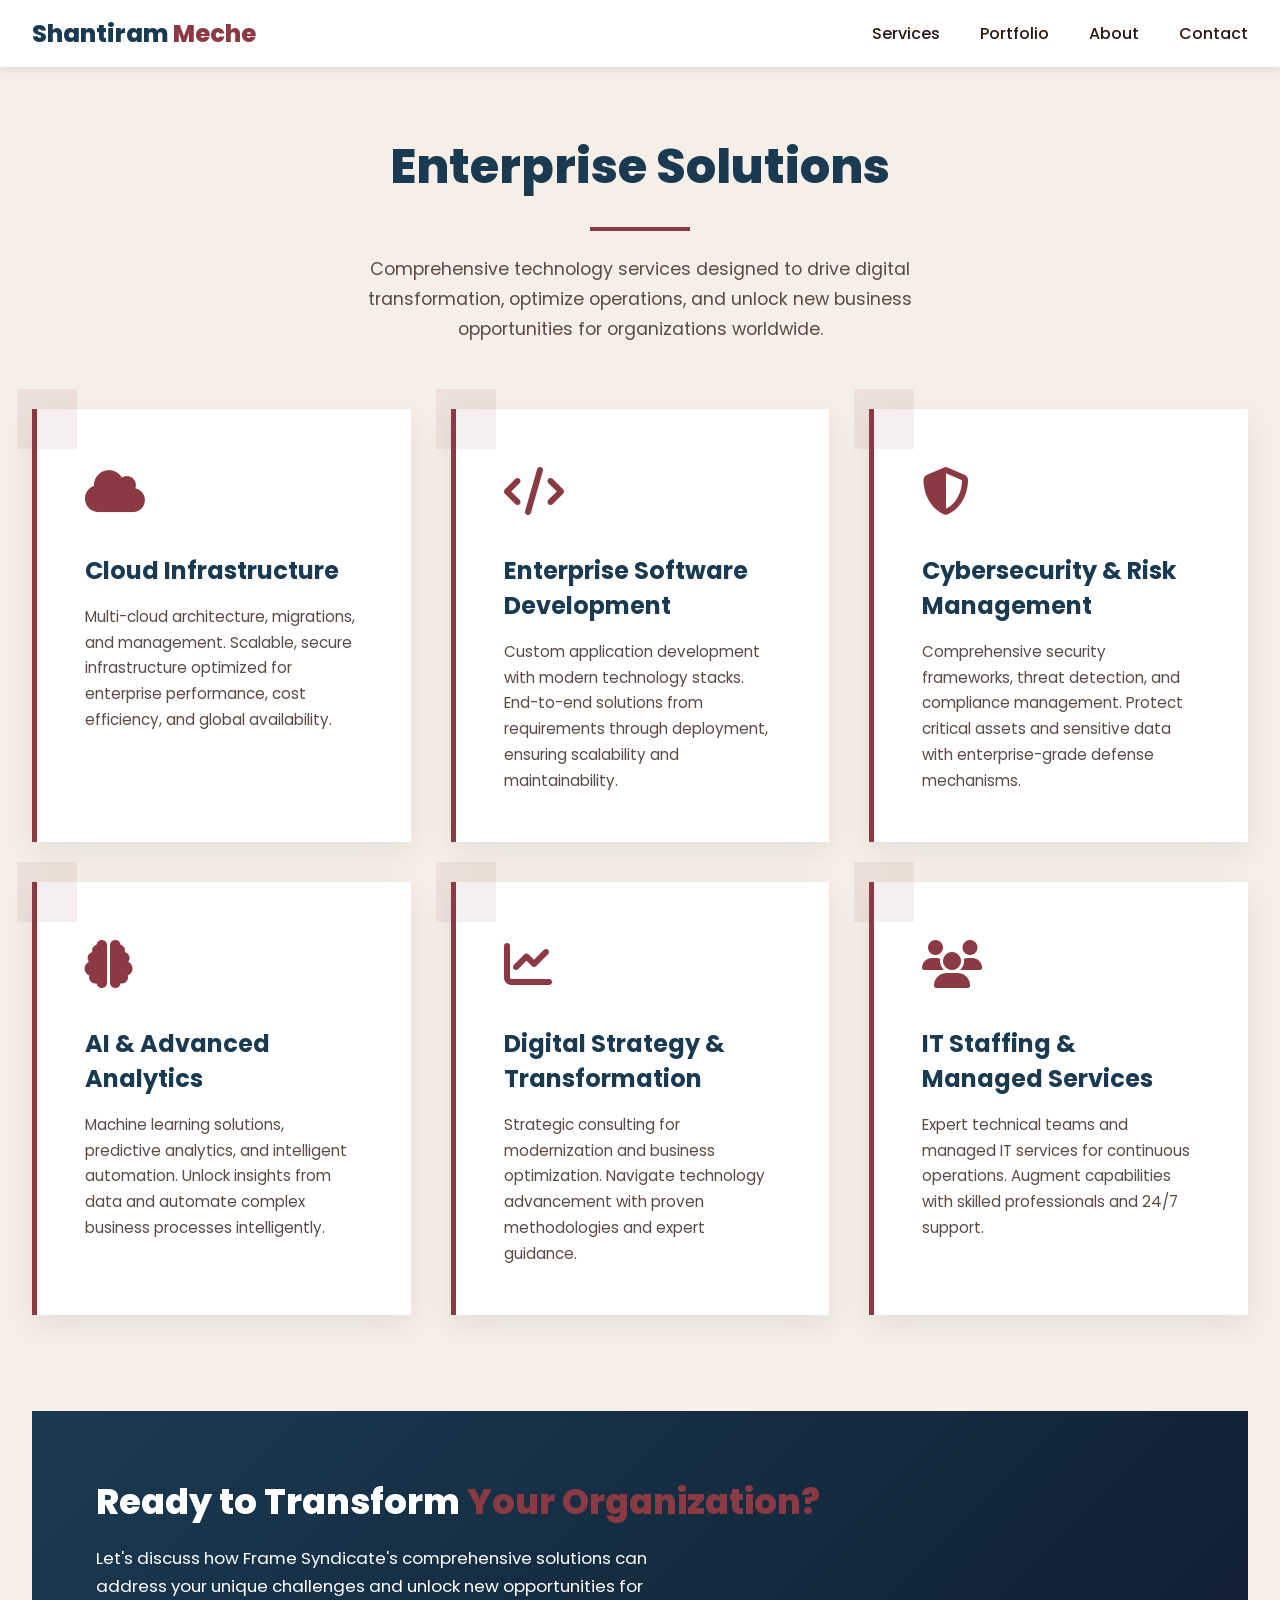
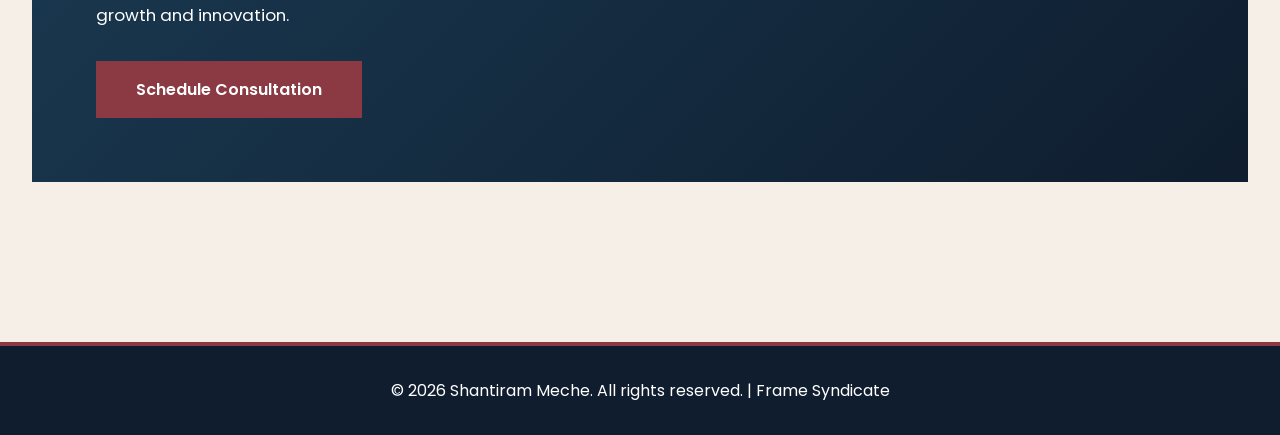
<file: services.html>
<!DOCTYPE html>
<html lang="en">
<head>
    <meta charset="UTF-8">
    <meta name="viewport" content="width=device-width, initial-scale=1.0">
    <title>Enterprise Services | Frame Syndicate</title>
    <link rel="icon" href="me.jpeg" type="image/jpeg">
    <meta name="theme-color" content="#1A3A52">
    <meta name="description" content="Enterprise IT services and digital transformation solutions from Frame Syndicate">
    <link rel="preconnect" href="https://fonts.googleapis.com">
    <link rel="preconnect" href="https://fonts.gstatic.com" crossorigin>
    <link href="https://fonts.googleapis.com/css2?family=Poppins:wght@300;400;500;600;700;800&display=swap" rel="stylesheet">
    <link rel="stylesheet" href="https://cdnjs.cloudflare.com/ajax/libs/font-awesome/6.4.0/css/all.min.css">
    <style>
        * {
            margin: 0;
            padding: 0;
            box-sizing: border-box;
        }

        :root {
            --navy: #1A3A52;
            --dark-navy: #0F1D2E;
            --maroon: #8B3A44;
            --pink: #D4A5A5;
            --light-bg: #F5EFE7;
            --white: #FFFFFF;
            --text-dark: #2C1810;
            --text-gray: #5C4A45;
        }

        body {
            font-family: 'Poppins', sans-serif;
            background-color: var(--light-bg);
            color: var(--text-dark);
        }

        header {
            background: var(--white);
            box-shadow: 0 2px 10px rgba(26, 26, 46, 0.1);
            position: sticky;
            top: 0;
            z-index: 1000;
        }

        nav {
            max-width: 1400px;
            margin: 0 auto;
            padding: 1rem 2rem;
            display: flex;
            justify-content: space-between;
            align-items: center;
        }

        .logo {
            font-size: 1.5rem;
            font-weight: 800;
            color: var(--navy);
            text-decoration: none;
        }

        .logo-yellow {
            color: var(--maroon);
        }

        .nav-links {
            display: flex;
            list-style: none;
            gap: 2.5rem;
        }

        .nav-link {
            text-decoration: none;
            color: var(--text-dark);
            font-weight: 500;
            transition: color 0.3s;
        }

        .nav-link:hover {
            color: var(--maroon);
        }

        /* Hamburger for mobile */
        .hamburger {
            display: none;
            flex-direction: column;
            cursor: pointer;
            gap: 5px;
        }

        .hamburger span {
            width: 25px;
            height: 3px;
            background: var(--navy);
            border-radius: 2px;
            transition: all 0.3s;
        }

        /* Hamburger active state */
        .hamburger.active span:nth-child(1) {
            transform: rotate(45deg) translate(8px, 8px);
        }

        .hamburger.active span:nth-child(2) {
            opacity: 0;
        }

        .hamburger.active span:nth-child(3) {
            transform: rotate(-45deg) translate(7px, -7px);
        }

        main {
            max-width: 1400px;
            margin: 0 auto;
            padding: 4rem 2rem;
        }

        .page-header {
            text-align: center;
            margin-bottom: 4rem;
        }

        .page-header h1 {
            font-size: 3rem;
            font-weight: 800;
            color: var(--navy);
            margin-bottom: 1rem;
        }

        .page-header p {
            font-size: 1.1rem;
            color: var(--text-gray);
            max-width: 600px;
            margin: 0 auto;
            line-height: 1.7;
        }

        .yellow-bar {
            width: 100px;
            height: 4px;
            background: var(--maroon);
            margin: 1.5rem auto;
        }

        .services-grid {
            display: grid;
            grid-template-columns: repeat(auto-fit, minmax(300px, 1fr));
            gap: 2.5rem;
            margin-bottom: 6rem;
        }

        .service-card {
            background: var(--white);
            padding: 3rem;
            border-left: 5px solid var(--maroon);
            box-shadow: 0 10px 30px rgba(26, 26, 46, 0.08);
            transition: all 0.3s;
            position: relative;
        }

        .service-card:hover {
            transform: translateY(-12px);
            box-shadow: 0 25px 60px rgba(26, 26, 46, 0.15);
        }

        .service-card::before {
            content: '';
            position: absolute;
            top: -20px;
            left: -20px;
            width: 60px;
            height: 60px;
            background: var(--maroon);
            opacity: 0.08;
            border-radius: 0;
            z-index: 0;
        }

        .service-content {
            position: relative;
            z-index: 1;
        }

        .service-icon {
            font-size: 3rem;
            color: var(--maroon);
            margin-bottom: 1.5rem;
        }

        .service-card h3 {
            font-size: 1.5rem;
            color: var(--navy);
            margin-bottom: 1rem;
            font-weight: 700;
        }

        .service-card p {
            color: var(--text-gray);
            line-height: 1.7;
            font-size: 0.95rem;
        }

        .highlight-section {
            background: linear-gradient(135deg, var(--navy) 0%, var(--dark-navy) 100%);
            color: var(--white);
            padding: 4rem;
            margin-bottom: 6rem;
            position: relative;
            overflow: hidden;
        }

        .highlight-section::before {
            content: '';
            position: absolute;
            top: -50%;
            right: -10%;
            width: 40%;
            height: 40%;
            background: var(--maroon);
            opacity: 0.08;
            border-radius: 50%;
        }

        .highlight-content {
            position: relative;
            z-index: 1;
        }

        .highlight-section h2 {
            font-size: 2.2rem;
            font-weight: 800;
            margin-bottom: 1rem;
        }

        .highlight-section h2 .text-yellow {
            color: var(--maroon);
        }

        .highlight-section p {
            font-size: 1.05rem;
            line-height: 1.7;
            margin-bottom: 2rem;
            max-width: 600px;
        }

        .btn {
            display: inline-block;
            padding: 1rem 2.5rem;
            background: var(--maroon);
            color: var(--white);
            text-decoration: none;
            font-weight: 600;
            font-family: 'Poppins', sans-serif;
            border: none;
            cursor: pointer;
            transition: all 0.3s;
            border-radius: 0;
        }

        .btn:hover {
            background: #A84A56;
            transform: translateY(-3px);
            box-shadow: 0 10px 25px rgba(255, 193, 7, 0.3);
        }

        footer {
            background: var(--dark-navy);
            color: var(--white);
            padding: 2rem;
            text-align: center;
            border-top: 4px solid var(--maroon);
        }

        @media (max-width: 768px) {
            .page-header h1 {
                font-size: 2rem;
            }

            .services-grid {
                grid-template-columns: 1fr;
            }

            .highlight-section {
                padding: 2rem;
            }

            .nav-links {
                position: absolute;
                top: 100%;
                left: 0;
                right: 0;
                background: var(--white);
                flex-direction: column;
                gap: 0;
                max-height: 0;
                overflow: hidden;
                transition: max-height 0.3s ease;
                box-shadow: 0 4px 10px rgba(26, 26, 46, 0.1);
                padding: 0;
                border-bottom: 1px solid #f0f0f0;
            }

            .nav-links.active {
                max-height: 300px;
                padding: 1rem 0;
            }

            .nav-links li {
                padding: 0;
            }

            .nav-link {
                display: block;
                padding: 1rem 2rem;
                border-bottom: 1px solid #f5f5f5;
            }

            .nav-link:hover {
                background: var(--light-bg);
            }

            .hamburger {
                display: flex;
            }
        }
    </style>
</head>
<body>
    <header>
        <nav>
            <a href="./index.html" class="logo">Shantiram <span class="logo-yellow">Meche</span></a>
            <ul class="nav-links">
                <li><a href="./index.html#services" class="nav-link">Services</a></li>
                <li><a href="./portfolio.html" class="nav-link">Portfolio</a></li>
                <li><a href="./about.html" class="nav-link">About</a></li>
                <li><a href="./index.html#contact" class="nav-link">Contact</a></li>
            </ul>
            <div class="hamburger">
                <span></span>
                <span></span>
                <span></span>
            </div>
        </nav>
    </header>

    <main>
        <div class="page-header">
            <h1>Enterprise Solutions</h1>
            <div class="yellow-bar"></div>
            <p>Comprehensive technology services designed to drive digital transformation, optimize operations, and unlock new business opportunities for organizations worldwide.</p>
        </div>

        <div class="services-grid">
            <div class="service-card">
                <div class="service-content">
                    <div class="service-icon"><i class="fas fa-cloud"></i></div>
                    <h3>Cloud Infrastructure</h3>
                    <p>Multi-cloud architecture, migrations, and management. Scalable, secure infrastructure optimized for enterprise performance, cost efficiency, and global availability.</p>
                </div>
            </div>

            <div class="service-card">
                <div class="service-content">
                    <div class="service-icon"><i class="fas fa-code"></i></div>
                    <h3>Enterprise Software Development</h3>
                    <p>Custom application development with modern technology stacks. End-to-end solutions from requirements through deployment, ensuring scalability and maintainability.</p>
                </div>
            </div>

            <div class="service-card">
                <div class="service-content">
                    <div class="service-icon"><i class="fas fa-shield-alt"></i></div>
                    <h3>Cybersecurity & Risk Management</h3>
                    <p>Comprehensive security frameworks, threat detection, and compliance management. Protect critical assets and sensitive data with enterprise-grade defense mechanisms.</p>
                </div>
            </div>

            <div class="service-card">
                <div class="service-content">
                    <div class="service-icon"><i class="fas fa-brain"></i></div>
                    <h3>AI & Advanced Analytics</h3>
                    <p>Machine learning solutions, predictive analytics, and intelligent automation. Unlock insights from data and automate complex business processes intelligently.</p>
                </div>
            </div>

            <div class="service-card">
                <div class="service-content">
                    <div class="service-icon"><i class="fas fa-chart-line"></i></div>
                    <h3>Digital Strategy & Transformation</h3>
                    <p>Strategic consulting for modernization and business optimization. Navigate technology advancement with proven methodologies and expert guidance.</p>
                </div>
            </div>

            <div class="service-card">
                <div class="service-content">
                    <div class="service-icon"><i class="fas fa-users"></i></div>
                    <h3>IT Staffing & Managed Services</h3>
                    <p>Expert technical teams and managed IT services for continuous operations. Augment capabilities with skilled professionals and 24/7 support.</p>
                </div>
            </div>
        </div>

        <section class="highlight-section">
            <div class="highlight-content">
                <h2>Ready to Transform <span class="text-yellow">Your Organization?</span></h2>
                <p>Let's discuss how Frame Syndicate's comprehensive solutions can address your unique challenges and unlock new opportunities for growth and innovation.</p>
                <a href="./index.html#contact" class="btn">Schedule Consultation</a>
            </div>
        </section>
    </main>

    <footer>
        <p>&copy; 2026 Shantiram Meche. All rights reserved. | Frame Syndicate</p>
    </footer>

    <script>
        // Mobile menu toggle
        const hamburger = document.querySelector('.hamburger');
        const navLinks = document.querySelector('.nav-links');

        if (hamburger) {
            hamburger.addEventListener('click', () => {
                hamburger.classList.toggle('active');
                navLinks.classList.toggle('active');
            });

            // Close menu when a link is clicked
            document.querySelectorAll('.nav-link').forEach(link => {
                link.addEventListener('click', () => {
                    hamburger.classList.remove('active');
                    navLinks.classList.remove('active');
                });
            });
        }
    </script>
</body>
</html>
</file>
<file: style.css>
* {
    margin: 0;
    padding: 0;
    box-sizing: border-box;
}

:root {
    --navy: #1A3A52;
    --dark-navy: #0F1D2E;
    --maroon: #8B3A44;
    --pink: #D4A5A5;
    --light-bg: #F5EFE7;
    --white: #FFFFFF;
    --text-dark: #2C1810;
    --text-gray: #5C4A45;
}

html {
    scroll-behavior: smooth;
}

body {
    font-family: 'Poppins', sans-serif;
    background-color: var(--light-bg);
    color: var(--text-dark);
    overflow-x: hidden;
}

/* Navigation */
header {
    background: var(--white);
    box-shadow: 0 2px 10px rgba(26, 26, 46, 0.1);
    position: sticky;
    top: 0;
    z-index: 1000;
}

nav {
    max-width: 1400px;
    margin: 0 auto;
    padding: 1rem 2rem;
    display: flex;
    justify-content: space-between;
    align-items: center;
}

.logo {
    font-size: 1.5rem;
    font-weight: 800;
    color: var(--navy);
    text-decoration: none;
}

.logo-yellow {
    color: var(--maroon);
}

.nav-links {
    display: flex;
    list-style: none;
    gap: 2.5rem;
}

.nav-link {
    text-decoration: none;
    color: var(--text-dark);
    font-weight: 500;
    transition: color 0.3s;
}

.nav-link:hover {
    color: var(--maroon);
}

/* Hero Section with Geometric Layout */
.hero {
    position: relative;
    min-height: 100vh;
    background: linear-gradient(135deg, var(--light-bg) 0%, var(--pink) 100%);
    overflow: hidden;
    padding: 60px 2rem 2rem;
}

.hero-container {
    max-width: 1400px;
    margin: 0 auto;
    position: relative;
    height: 100%;
    display: grid;
    grid-template-columns: 1fr 1fr;
    gap: 4rem;
    align-items: center;
}

/* Geometric blocks background */
.hero::before {
    content: '';
    position: absolute;
    top: 10%;
    right: 5%;
    width: 300px;
    height: 300px;
    background: var(--maroon);
    opacity: 0.15;
    border-radius: 0;
    transform: rotate(15deg);
    z-index: 0;
}

.hero::after {
    content: '';
    position: absolute;
    bottom: 10%;
    left: 5%;
    width: 250px;
    height: 250px;
    background: var(--yellow);
    opacity: 0.1;
    transform: rotate(-20deg);
    z-index: 0;
}

.hero-content {
    position: relative;
    z-index: 10;
    padding: 2rem;
}

.hero h1 {
    font-size: 3.5rem;
    font-weight: 800;
    margin-bottom: 0.5rem;
    line-height: 1.2;
    color: var(--navy);
}

.hero h1 .highlight {
    color: var(--maroon);
}

.hero-subtitle {
    font-size: 1.3rem;
    color: var(--text-gray);
    margin-bottom: 1rem;
    font-style: italic;
}

.hero-description {
    font-size: 1rem;
    line-height: 1.7;
    color: var(--text-gray);
    margin-bottom: 2rem;
    max-width: 500px;
}

.cta-buttons {
    display: flex;
    gap: 1rem;
    flex-wrap: wrap;
}

.btn {
    padding: 1rem 2rem;
    font-size: 1rem;
    font-weight: 600;
    border: none;
    cursor: pointer;
    border-radius: 0;
    transition: all 0.3s;
    text-decoration: none;
    display: inline-block;
    font-family: 'Poppins', sans-serif;
}

.btn-primary {
    background: var(--maroon);
    color: var(--white);
}

.btn-primary:hover {
    background: #A84A56;
    transform: translateY(-3px);
    box-shadow: 0 8px 20px rgba(255, 193, 7, 0.3);
}

.btn-secondary {
    background: var(--navy);
    color: var(--white);
    border: 2px solid var(--navy);
}

.btn-secondary:hover {
    background: var(--dark-navy);
    border-color: var(--dark-navy);
}

.hero-image-box {
    position: relative;
    z-index: 10;
}

.image-frame {
    position: relative;
    background: var(--white);
    padding: 20px;
    box-shadow: 0 20px 60px rgba(26, 26, 46, 0.15);
}

.image-frame img {
    width: 100%;
    display: block;
    object-fit: cover;
    height: 500px;
}

.frame-accent {
    position: absolute;
    background: var(--navy);
    z-index: -1;
}

.frame-accent-1 {
    top: -30px;
    right: -30px;
    width: 60px;
    height: 60px;
}

.frame-accent-2 {
    bottom: -40px;
    left: -40px;
    width: 80px;
    height: 80px;
}

/* About Quick Info */
.about-section {
    background: var(--navy);
    color: var(--white);
    padding: 4rem 2rem;
    margin-top: -100px;
    position: relative;
    z-index: 5;
}

.about-content {
    max-width: 1400px;
    margin: 0 auto;
    display: grid;
    grid-template-columns: repeat(3, 1fr);
    gap: 3rem;
}

.about-card {
    padding: 2rem;
    border-left: 4px solid var(--maroon);
}

.about-card h3 {
    font-size: 1.5rem;
    color: var(--maroon);
    margin-bottom: 1rem;
}

.about-card p {
    line-height: 1.6;
    color: #ccc;
    font-size: 0.95rem;
}

/* Services Section */
.services {
    padding: 6rem 2rem;
    background: var(--light-bg);
}

.section-header {
    text-align: center;
    margin-bottom: 4rem;
}

.section-header h2 {
    font-size: 2.8rem;
    font-weight: 800;
    color: var(--navy);
    margin-bottom: 0.5rem;
}

.section-header .yellow-bar {
    width: 100px;
    height: 4px;
    background: var(--maroon);
    margin: 1rem auto;
}

.services-container {
    max-width: 1400px;
    margin: 0 auto;
}

.services-grid {
    display: grid;
    grid-template-columns: repeat(auto-fit, minmax(280px, 1fr));
    gap: 2.5rem;
}

.service-card {
    background: var(--white);
    padding: 2.5rem;
    position: relative;
    border-left: 5px solid var(--maroon);
    box-shadow: 0 10px 30px rgba(26, 26, 46, 0.08);
    transition: all 0.3s;
}

.service-card:hover {
    transform: translateY(-8px);
    box-shadow: 0 20px 50px rgba(26, 26, 46, 0.15);
}

.service-card i {
    font-size: 2.5rem;
    color: var(--maroon);
    margin-bottom: 1rem;
}

.service-card h3 {
    font-size: 1.3rem;
    color: var(--navy);
    margin-bottom: 0.8rem;
}

.service-card p {
    color: var(--text-gray);
    line-height: 1.6;
    font-size: 0.95rem;
}

/* Portfolio Section */
.portfolio {
    padding: 6rem 2rem;
    background: var(--white);
}

.portfolio-container {
    max-width: 1400px;
    margin: 0 auto;
}

.portfolio-header {
    display: grid;
    grid-template-columns: 1fr 1fr;
    gap: 4rem;
    align-items: center;
    margin-bottom: 4rem;
}

.portfolio-text h3 {
    font-size: 1.2rem;
    color: var(--maroon);
    font-weight: 600;
    margin-bottom: 0.5rem;
}

.portfolio-text h2 {
    font-size: 2.5rem;
    color: var(--navy);
    font-weight: 800;
    margin-bottom: 1.5rem;
}

.portfolio-text p {
    color: var(--text-gray);
    line-height: 1.7;
    margin-bottom: 1.5rem;
}

.portfolio-link {
    color: var(--maroon);
    text-decoration: none;
    font-weight: 600;
    display: inline-flex;
    align-items: center;
    gap: 0.5rem;
    transition: gap 0.3s;
}

.portfolio-link:hover {
    gap: 1rem;
}

.portfolio-stats {
    display: grid;
    grid-template-columns: repeat(2, 1fr);
    gap: 2rem;
}

.stat-item {
    background: var(--white);
    padding: 2rem;
    border-left: 5px solid var(--maroon);
}

.stat-number {
    font-size: 2.5rem;
    font-weight: 800;
    color: var(--navy);
}

.stat-label {
    color: var(--text-gray);
    margin-top: 0.5rem;
}

.portfolio-showcase {
    display: grid;
    grid-template-columns: repeat(auto-fit, minmax(300px, 1fr));
    gap: 2.5rem;
    margin-top: 3rem;
}

.project-card {
    background: var(--navy);
    color: var(--white);
    padding: 2.5rem;
    border-top: 5px solid var(--maroon);
    transition: all 0.3s;
}

.project-card:hover {
    transform: translateY(-8px);
    box-shadow: 0 20px 50px rgba(26, 26, 46, 0.3);
}

.project-icon {
    font-size: 2.5rem;
    margin-bottom: 1rem;
}

.project-card h4 {
    font-size: 1.3rem;
    margin-bottom: 0.8rem;
}

.project-card p {
    color: #ddd;
    line-height: 1.6;
    font-size: 0.95rem;
}

/* Contact Section */
.contact {
    background: var(--navy);
    color: var(--white);
    padding: 6rem 2rem;
    text-align: center;
}

.contact-container {
    max-width: 800px;
    margin: 0 auto;
}

.contact h2 {
    font-size: 2.5rem;
    font-weight: 800;
    margin-bottom: 1rem;
}

.contact-yellow {
    color: var(--maroon);
}

.contact p {
    font-size: 1.1rem;
    margin-bottom: 2rem;
    line-height: 1.7;
}

.contact-info {
    display: grid;
    grid-template-columns: repeat(auto-fit, minmax(200px, 1fr));
    gap: 2rem;
    margin: 3rem 0;
}

.contact-item {
    padding: 1.5rem;
    background: var(--dark-navy);
    border-left: 4px solid var(--maroon);
}

.contact-item h3 {
    color: var(--maroon);
    margin-bottom: 0.5rem;
}

.contact-item p {
    margin: 0;
    font-size: 0.95rem;
    color: #ccc;
}

.contact-item a {
    color: var(--yellow);
    text-decoration: none;
}

.contact-item a:hover {
    text-decoration: underline;
}

/* Footer */
footer {
    background: var(--dark-navy);
    color: var(--white);
    padding: 2rem;
    text-align: center;
    border-top: 4px solid var(--maroon);
}

/* Hamburger for mobile */
.hamburger {
    display: none;
    flex-direction: column;
    cursor: pointer;
    gap: 5px;
}

.hamburger span {
    width: 25px;
    height: 3px;
    background: var(--navy);
    border-radius: 2px;
    transition: all 0.3s;
}

/* Hamburger active state */
.hamburger.active span:nth-child(1) {
    transform: rotate(45deg) translate(8px, 8px);
}

.hamburger.active span:nth-child(2) {
    opacity: 0;
}

.hamburger.active span:nth-child(3) {
    transform: rotate(-45deg) translate(7px, -7px);
}

/* Responsive */
@media (max-width: 1024px) {
    .hero-container {
        grid-template-columns: 1fr;
    }

    .about-content {
        grid-template-columns: 1fr;
    }

    .portfolio-header {
        grid-template-columns: 1fr;
    }
}

@media (max-width: 768px) {
    .hero {
        padding: 60px 1rem 1rem;
        min-height: auto;
    }

    .hero h1 {
        font-size: 2.5rem;
    }

    .nav-links {
        position: absolute;
        top: 100%;
        left: 0;
        right: 0;
        background: var(--white);
        flex-direction: column;
        gap: 0;
        max-height: 0;
        overflow: hidden;
        transition: max-height 0.3s ease;
        box-shadow: 0 4px 10px rgba(26, 26, 46, 0.1);
        padding: 0;
        border-bottom: 1px solid #f0f0f0;
    }

    .nav-links.active {
        max-height: 300px;
        padding: 1rem 0;
    }

    .nav-links li {
        padding: 0;
    }

    .nav-link {
        display: block;
        padding: 1rem 2rem;
        border-bottom: 1px solid #f5f5f5;
    }

    .nav-link:hover {
        background: var(--light-bg);
    }

    .hamburger {
        display: flex;
    }

    .section-header h2 {
        font-size: 2rem;
    }

    .services-grid {
        grid-template-columns: 1fr;
    }

    .portfolio-showcase {
        grid-template-columns: 1fr;
    }

    .about-content {
        grid-template-columns: 1fr;
    }

    .portfolio-stats {
        grid-template-columns: 1fr;
    }
}
</file>
